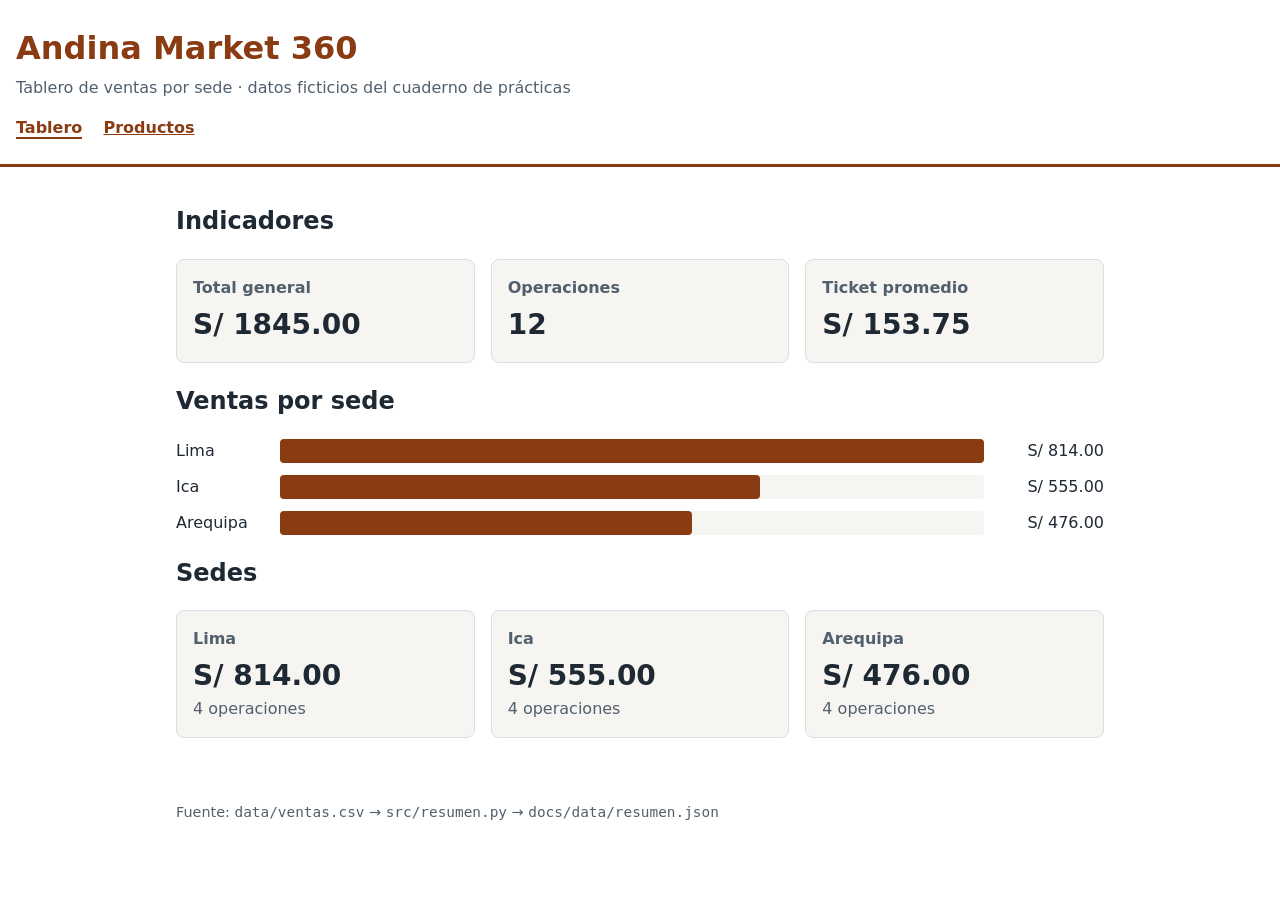
<file: docs/index.html>
<!doctype html>
<html lang="es">
<head>
  <meta charset="utf-8">
  <meta name="viewport" content="width=device-width, initial-scale=1">
  <title>Andina Market 360 · Tablero de ventas</title>
  <meta name="description" content="Tablero de ventas por sede de Andina Market 360 (caso ficticio).">
  <link rel="stylesheet" href="style.css">
</head>
<body>
  <header class="cabecera">
    <h1>Andina Market 360</h1>
    <p>Tablero de ventas por sede · datos ficticios del cuaderno de prácticas</p>
    <nav aria-label="Secciones">
      <a href="index.html" aria-current="page">Tablero</a>
      <a href="productos.html">Productos</a>
    </nav>
  </header>

  <main>
    <section aria-labelledby="t-indicadores">
      <h2 id="t-indicadores">Indicadores</h2>
      <div class="tarjetas">
        <article class="tarjeta"><h3>Total general</h3><p class="valor" id="total">—</p></article>
        <article class="tarjeta"><h3>Operaciones</h3><p class="valor" id="operaciones">—</p></article>
        <article class="tarjeta"><h3>Ticket promedio</h3><p class="valor" id="ticket">—</p></article>
      </div>
    </section>

    <section aria-labelledby="t-grafico">
      <h2 id="t-grafico">Ventas por sede</h2>
      <div id="grafico" class="grafico" role="img" aria-label="Gráfico de barras de ventas por sede"></div>
    </section>

    <section aria-labelledby="t-sedes">
      <h2 id="t-sedes">Sedes</h2>
      <div class="sedes">
        <article class="sede" id="sede-Lima"><h3>Lima</h3><p class="valor">—</p><p class="detalle">—</p></article>
        <article class="sede" id="sede-Ica"><h3>Ica</h3><p class="valor">—</p><p class="detalle">—</p></article>
        <article class="sede" id="sede-Arequipa"><h3>Arequipa</h3><p class="valor">—</p><p class="detalle">—</p></article>
      </div>
    </section>
    <p id="estado" class="estado" role="status"></p>
  </main>

  <footer>Fuente: <code>data/ventas.csv</code> → <code>src/resumen.py</code> → <code>docs/data/resumen.json</code></footer>
  <script src="app.js"></script>
</body>
</html>
</file>
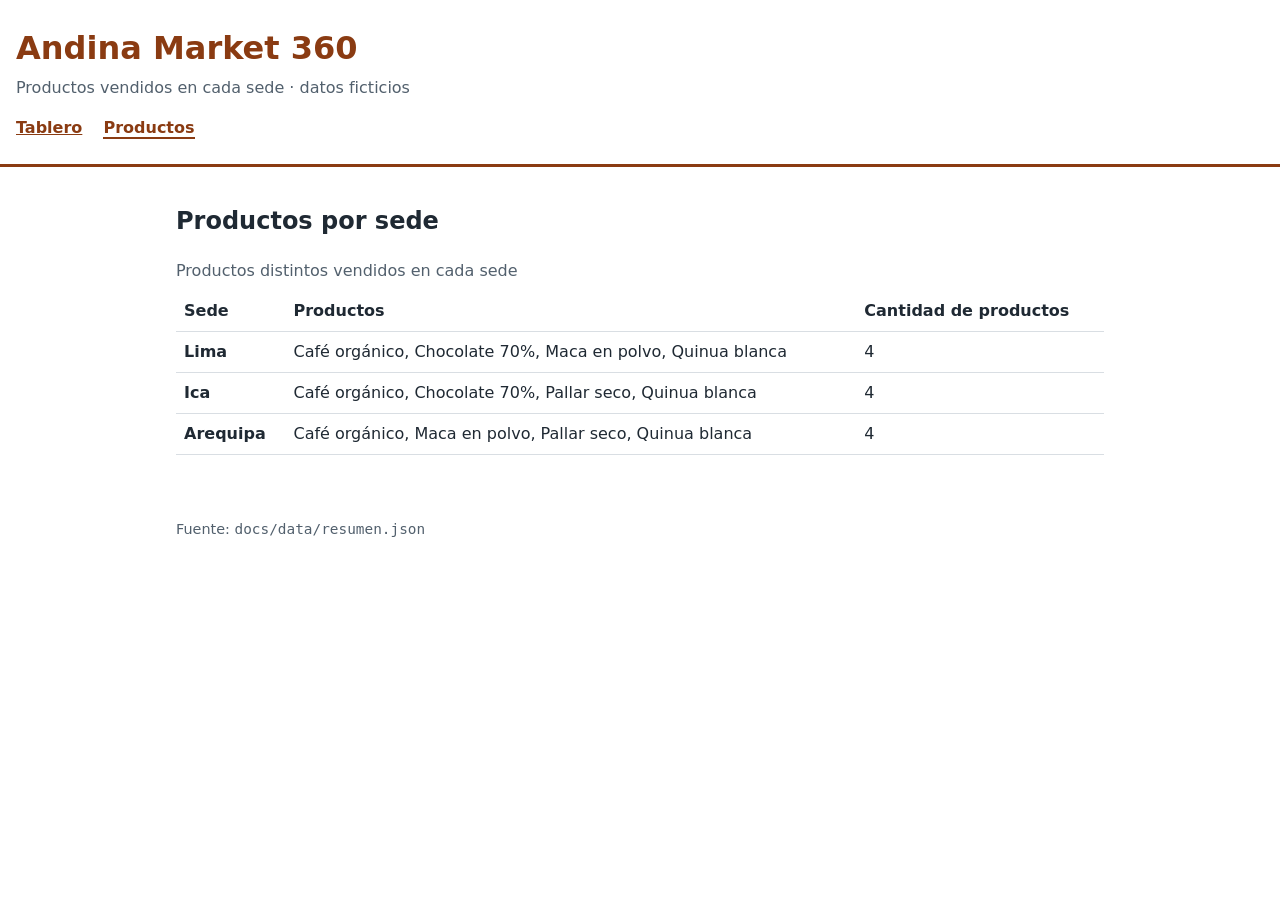
<file: docs/productos.html>
<!doctype html>
<html lang="es">
<head>
  <meta charset="utf-8">
  <meta name="viewport" content="width=device-width, initial-scale=1">
  <title>Andina Market 360 · Productos por sede</title>
  <link rel="stylesheet" href="style.css">
</head>
<body>
  <header class="cabecera">
    <h1>Andina Market 360</h1>
    <p>Productos vendidos en cada sede · datos ficticios</p>
    <nav aria-label="Secciones">
      <a href="index.html">Tablero</a>
      <a href="productos.html" aria-current="page">Productos</a>
    </nav>
  </header>
  <main>
    <h2>Productos por sede</h2>
    <table class="tabla">
      <caption>Productos distintos vendidos en cada sede</caption>
      <thead>
        <tr><th scope="col">Sede</th><th scope="col">Productos</th><th scope="col">Cantidad de productos</th></tr>
      </thead>
      <tbody id="productos"></tbody>
    </table>
    <p id="estado" class="estado" role="status"></p>
  </main>
  <footer>Fuente: <code>docs/data/resumen.json</code></footer>
  <script src="app.js"></script>
</body>
</html>
</file>
<file: docs/style.css>
/* Paleta con contraste ≥ 4.5:1 sobre el fondo (verificado en docs/accesibilidad.md) */
:root {
  --fondo: #ffffff;
  --texto: #1f2933;      /* 14.76:1 sobre blanco */
  --suave: #52606d;      /* 6.46:1 sobre blanco */
  --marca: #8a3b12;      /* terracota, 7.73:1 sobre blanco */
  --barra: #8a3b12;
  --borde: #d9dee3;
  --tarjeta: #f7f5f2;
}
* { box-sizing: border-box; }
body { margin: 0; font-family: system-ui, -apple-system, "Segoe UI", sans-serif; color: var(--texto); background: var(--fondo); line-height: 1.5; }
.cabecera { padding: 1.5rem 1rem; border-bottom: 3px solid var(--marca); }
.cabecera h1 { margin: 0; color: var(--marca); }
.cabecera p { margin: .25rem 0 1rem; color: var(--suave); }
nav a { margin-right: 1rem; color: var(--marca); font-weight: 600; }
nav a[aria-current="page"] { text-decoration: none; border-bottom: 2px solid currentColor; }
main { max-width: 960px; margin: 0 auto; padding: 1rem; }
.tarjetas, .sedes { display: grid; gap: 1rem; grid-template-columns: repeat(auto-fit, minmax(200px, 1fr)); }
.tarjeta, .sede { background: var(--tarjeta); border: 1px solid var(--borde); border-radius: 8px; padding: 1rem; }
.tarjeta h3, .sede h3 { margin: 0; font-size: 1rem; color: var(--suave); }
.valor { margin: .25rem 0 0; font-size: 1.75rem; font-weight: 700; font-variant-numeric: tabular-nums; }
.detalle { margin: 0; color: var(--suave); }
.grafico { display: grid; gap: .75rem; }
.fila { display: grid; grid-template-columns: 6rem 1fr 7rem; align-items: center; gap: .5rem; }
.pista { background: var(--tarjeta); border-radius: 4px; height: 1.5rem; }
.barra { background: var(--barra); height: 100%; border-radius: 4px; }
.monto { text-align: right; font-variant-numeric: tabular-nums; }
.tabla { width: 100%; border-collapse: collapse; }
.tabla caption { text-align: left; color: var(--suave); margin-bottom: .5rem; }
.tabla th, .tabla td { border-bottom: 1px solid var(--borde); padding: .5rem; text-align: left; }
.estado { color: #9b1c1c; }
footer { max-width: 960px; margin: 2rem auto; padding: 0 1rem; color: var(--suave); font-size: .9rem; }
</file>
